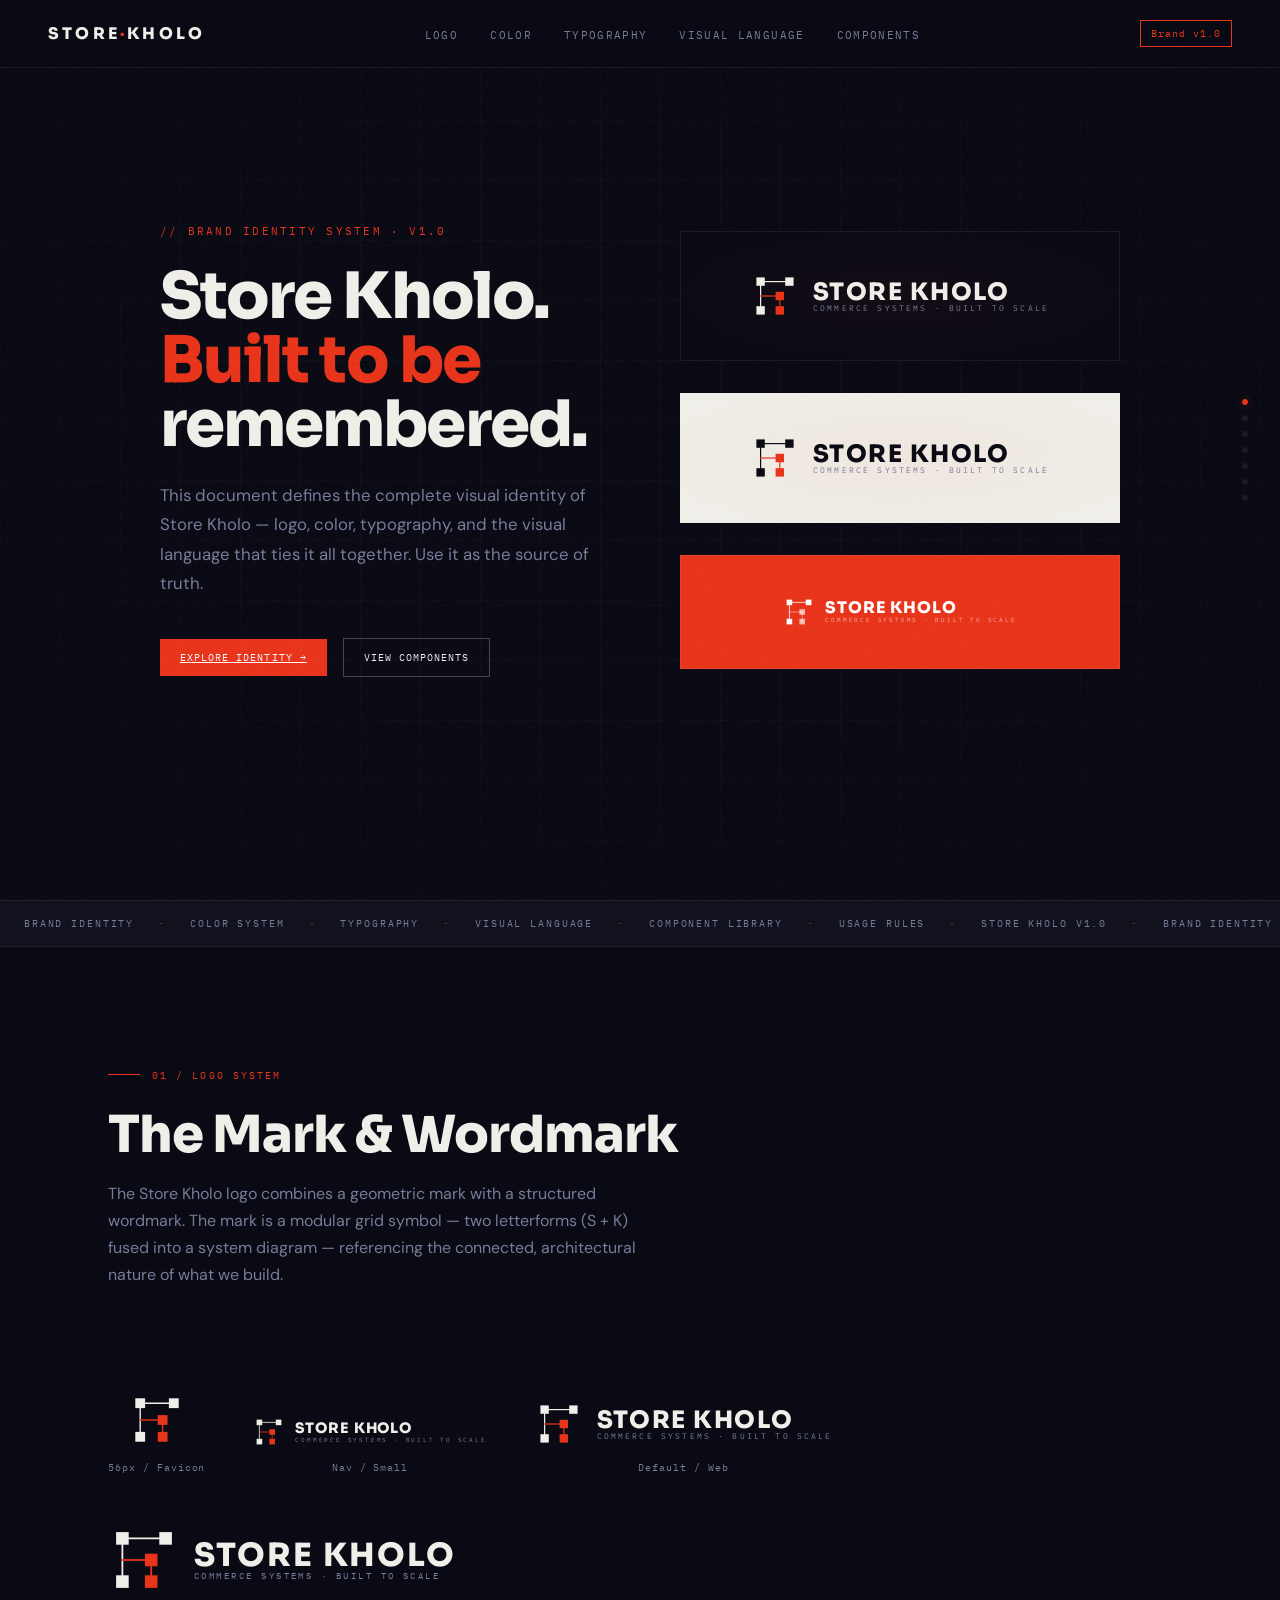
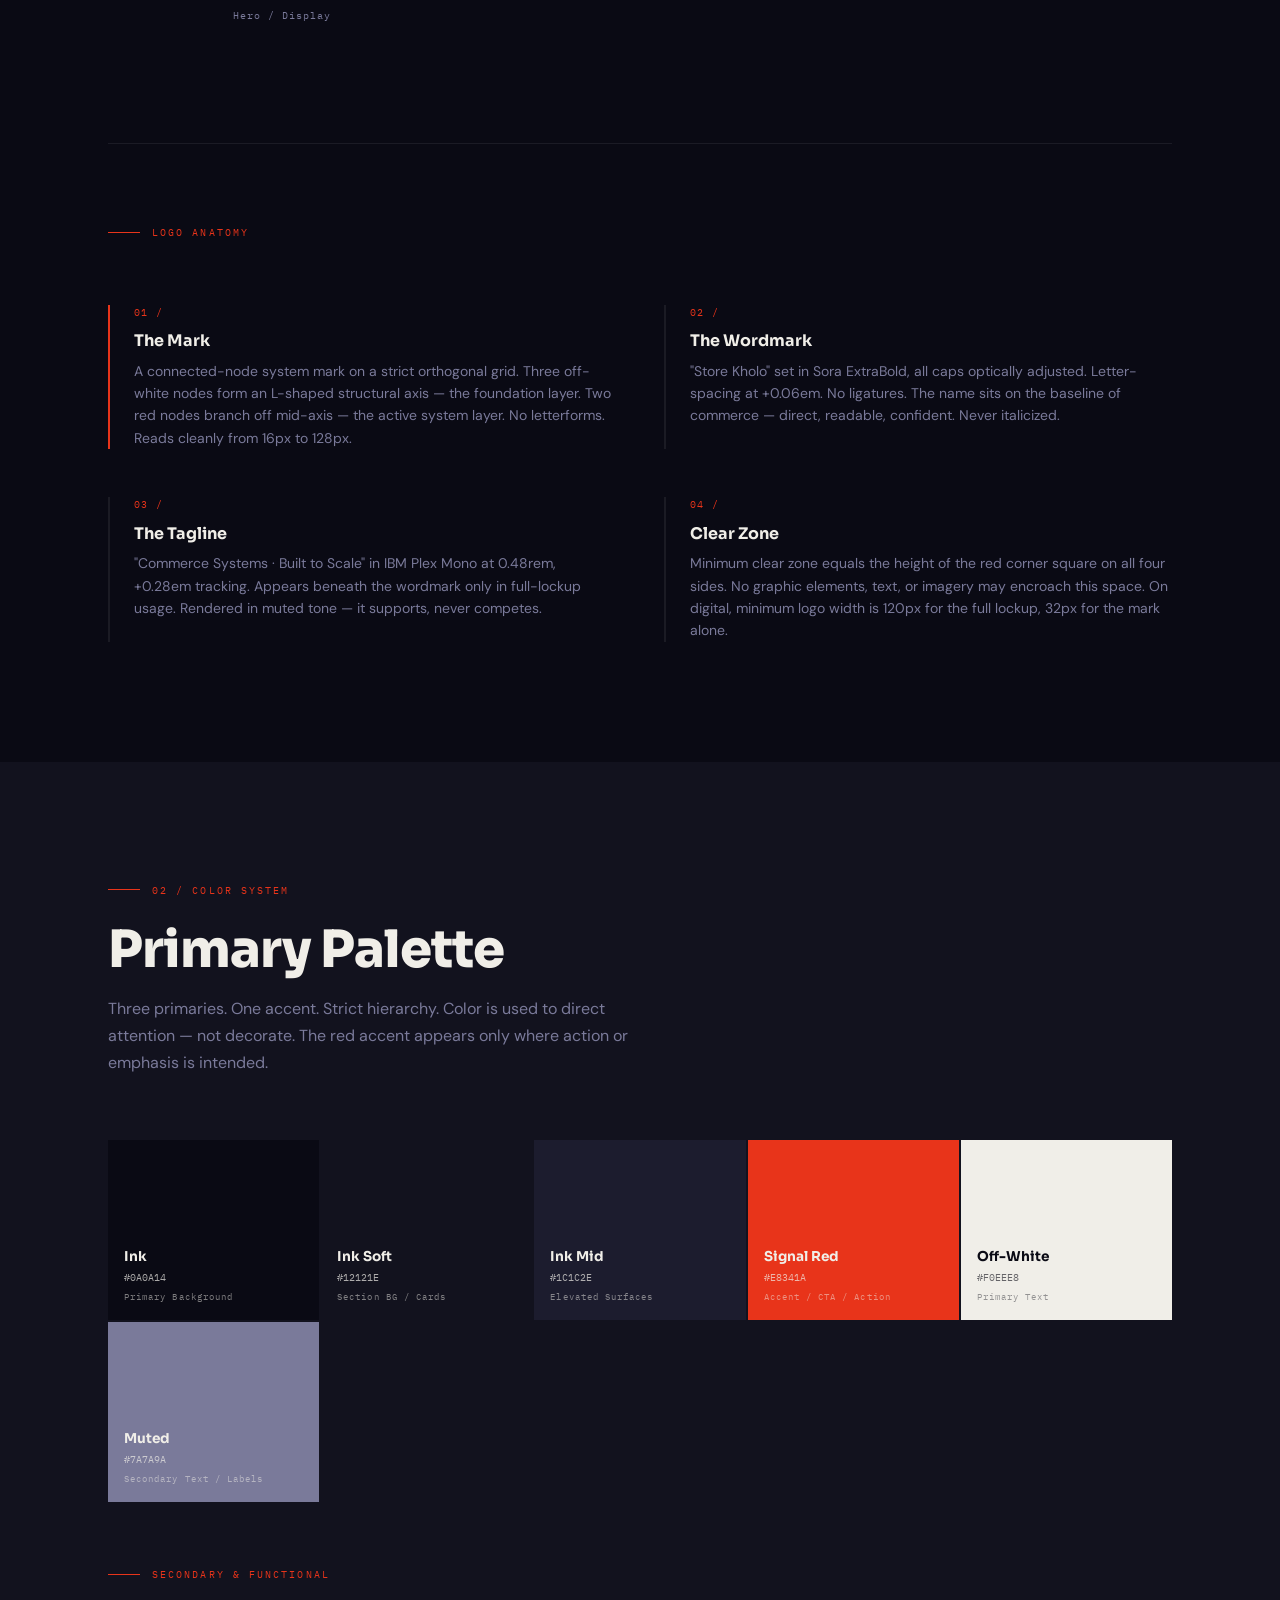
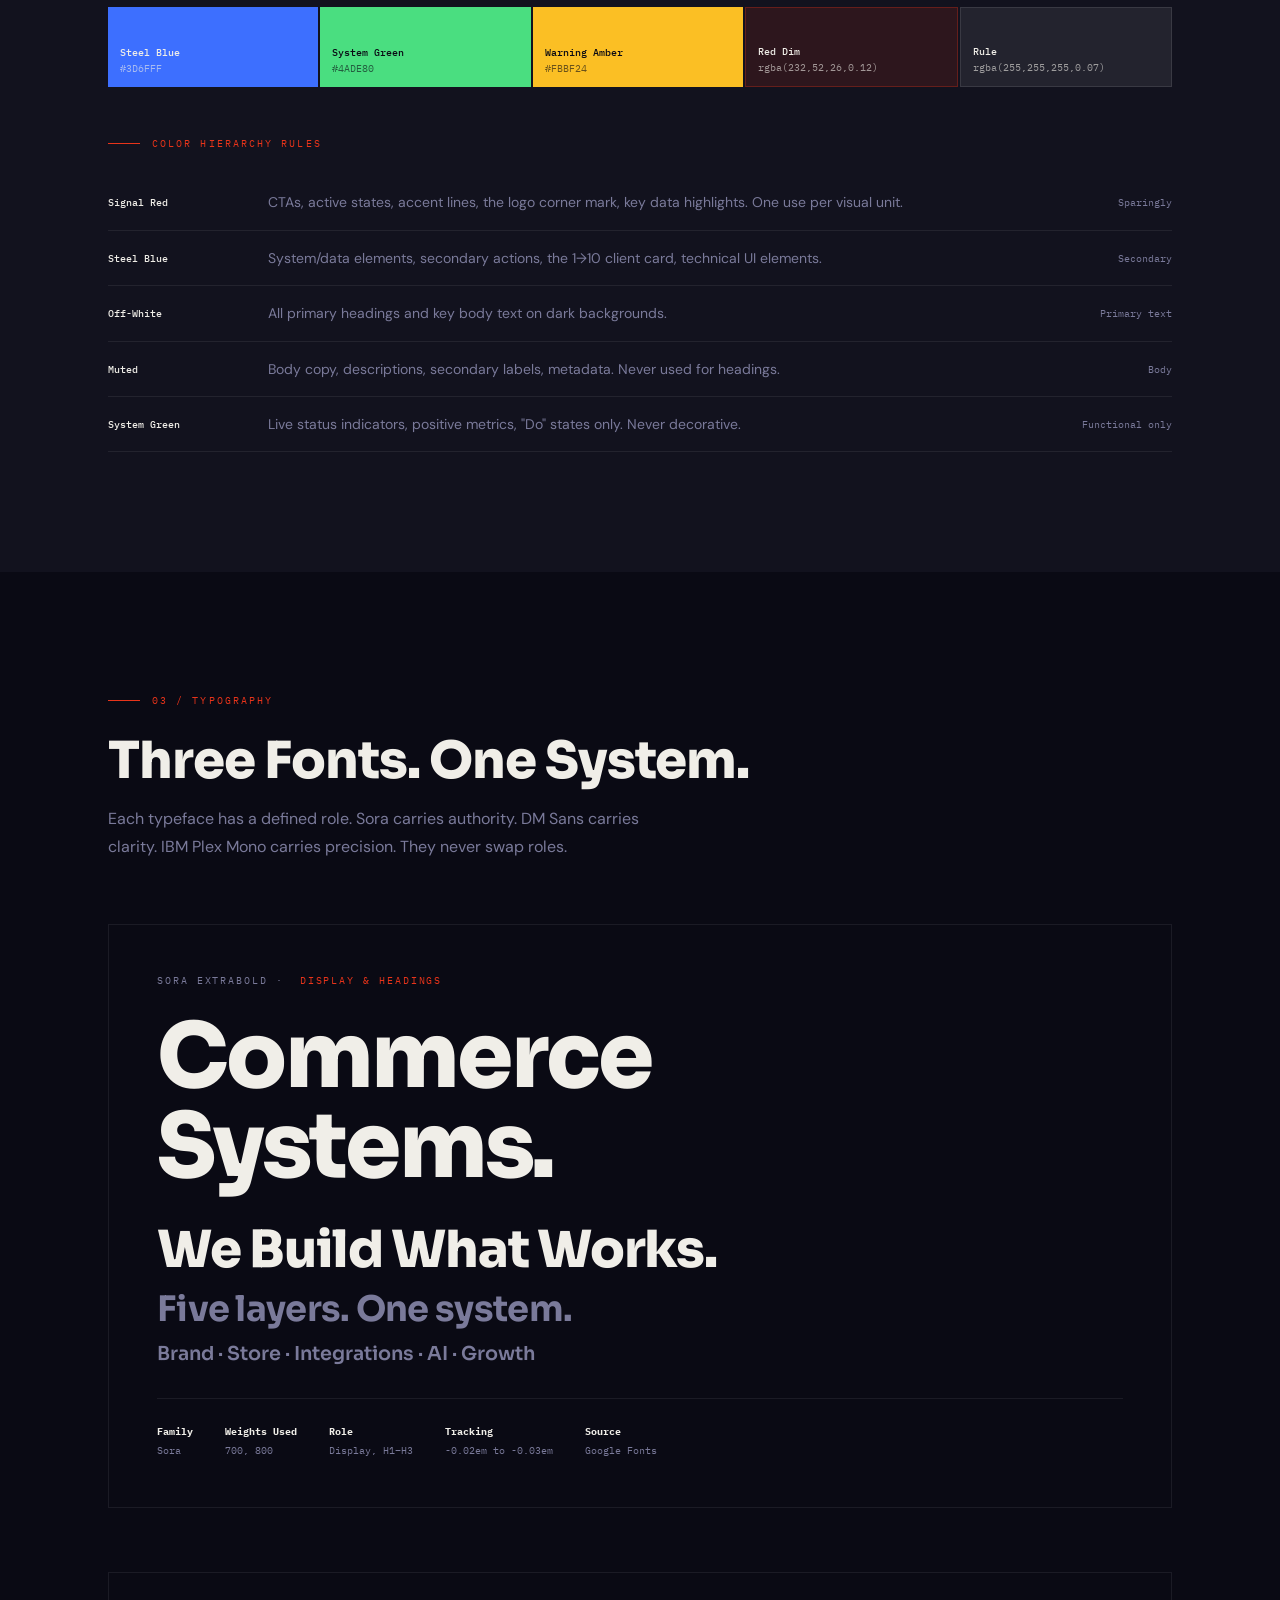
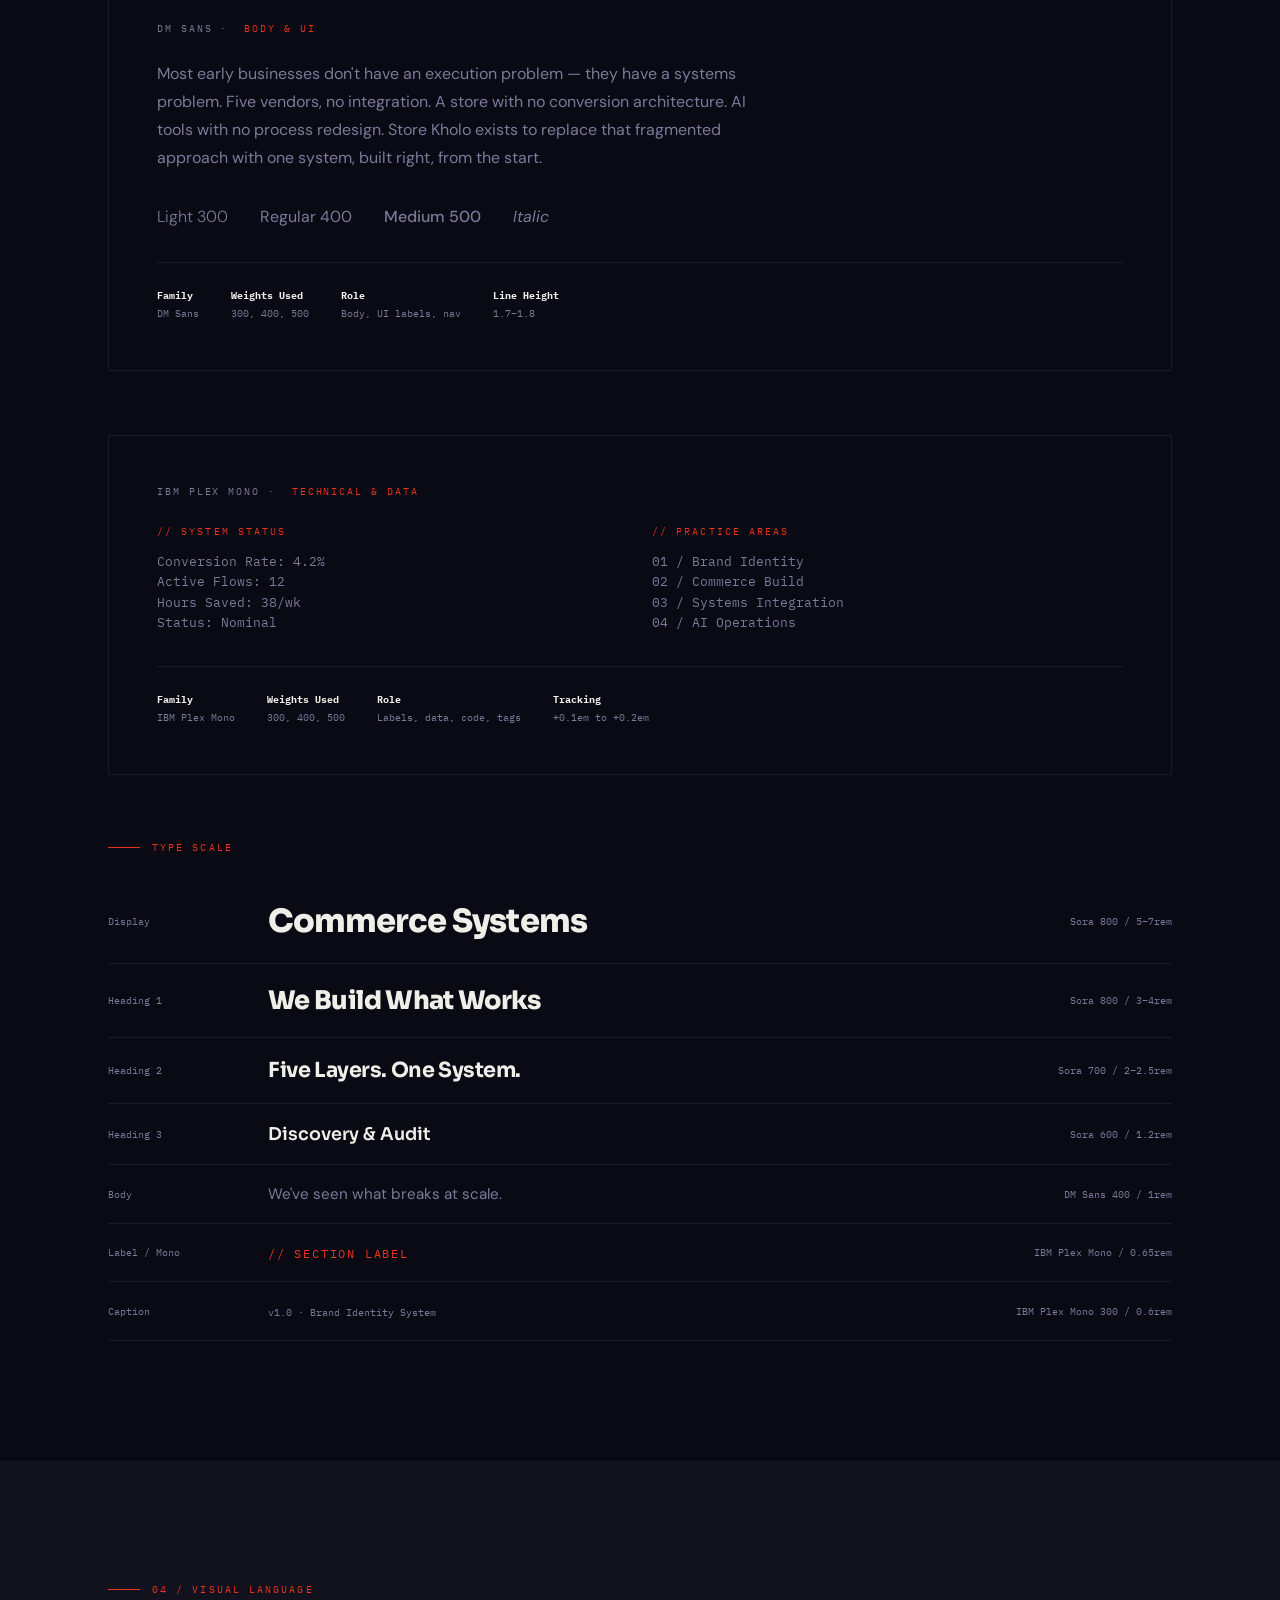
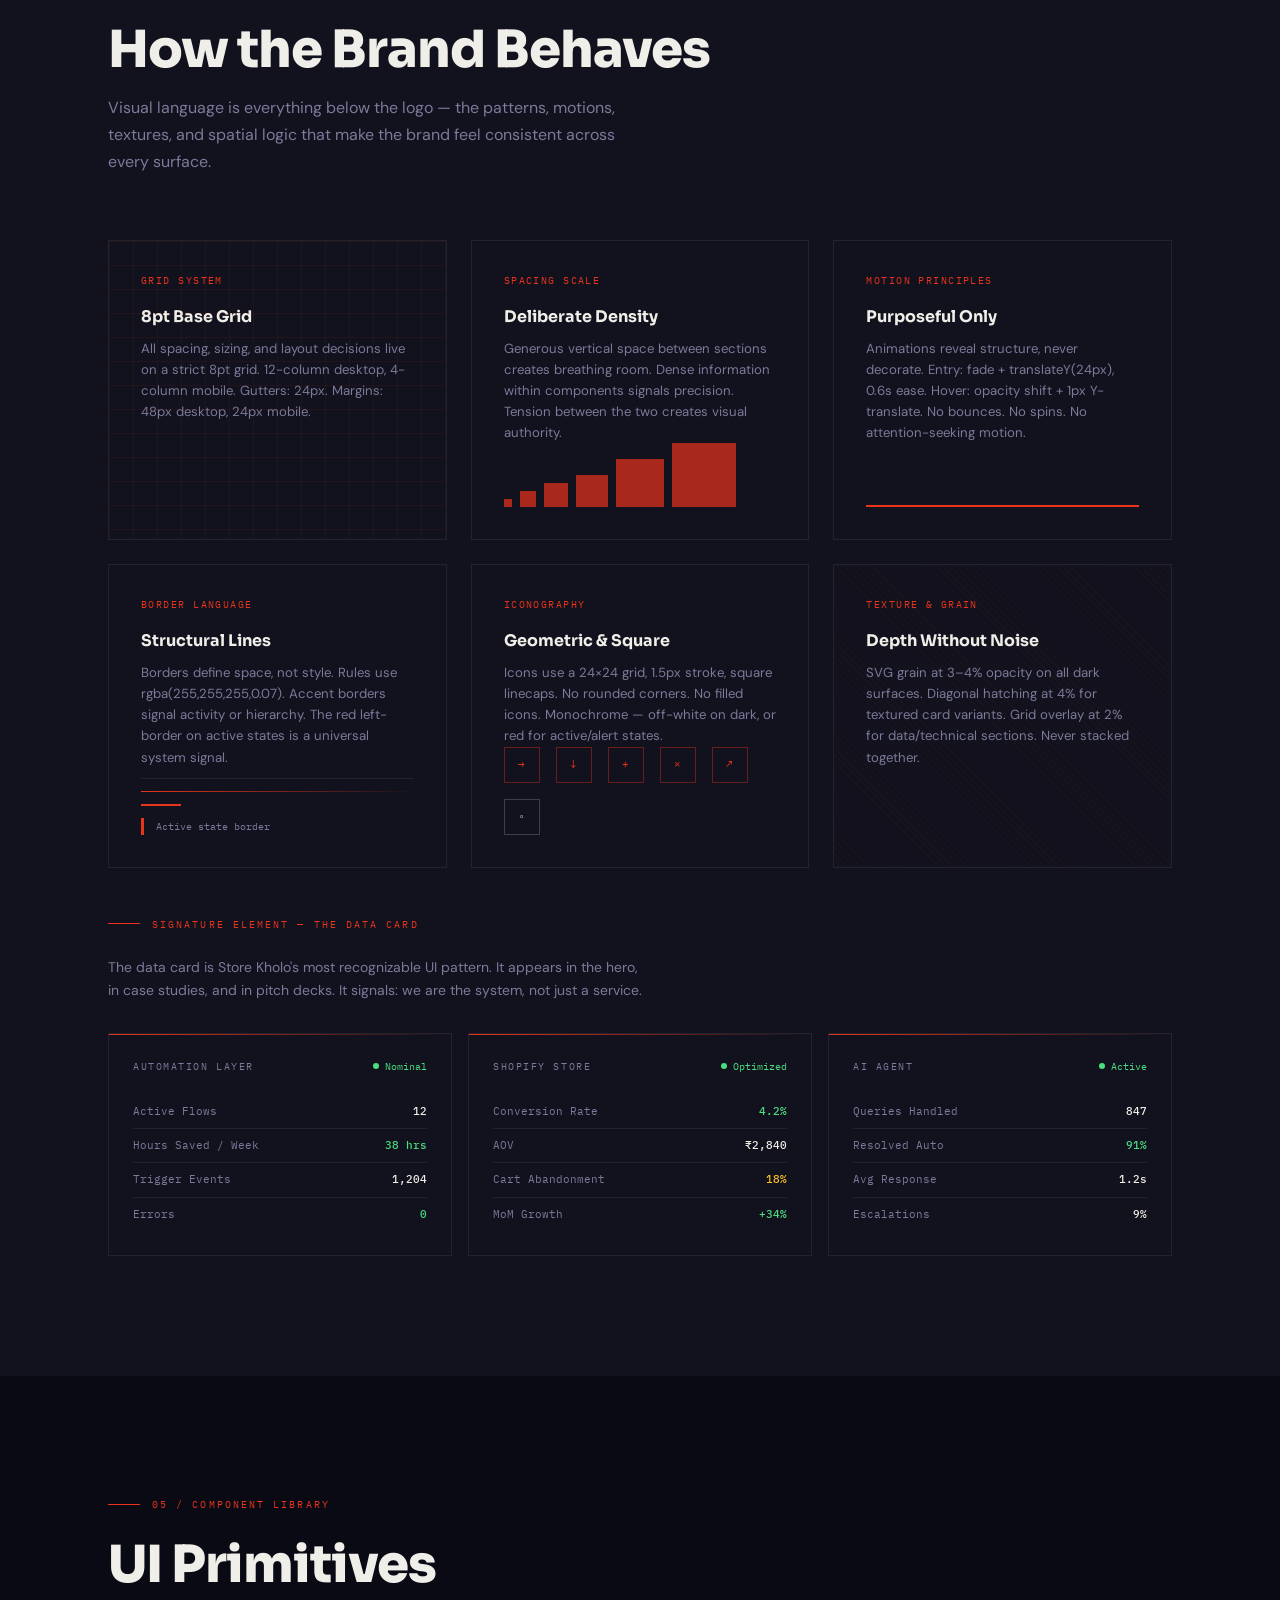
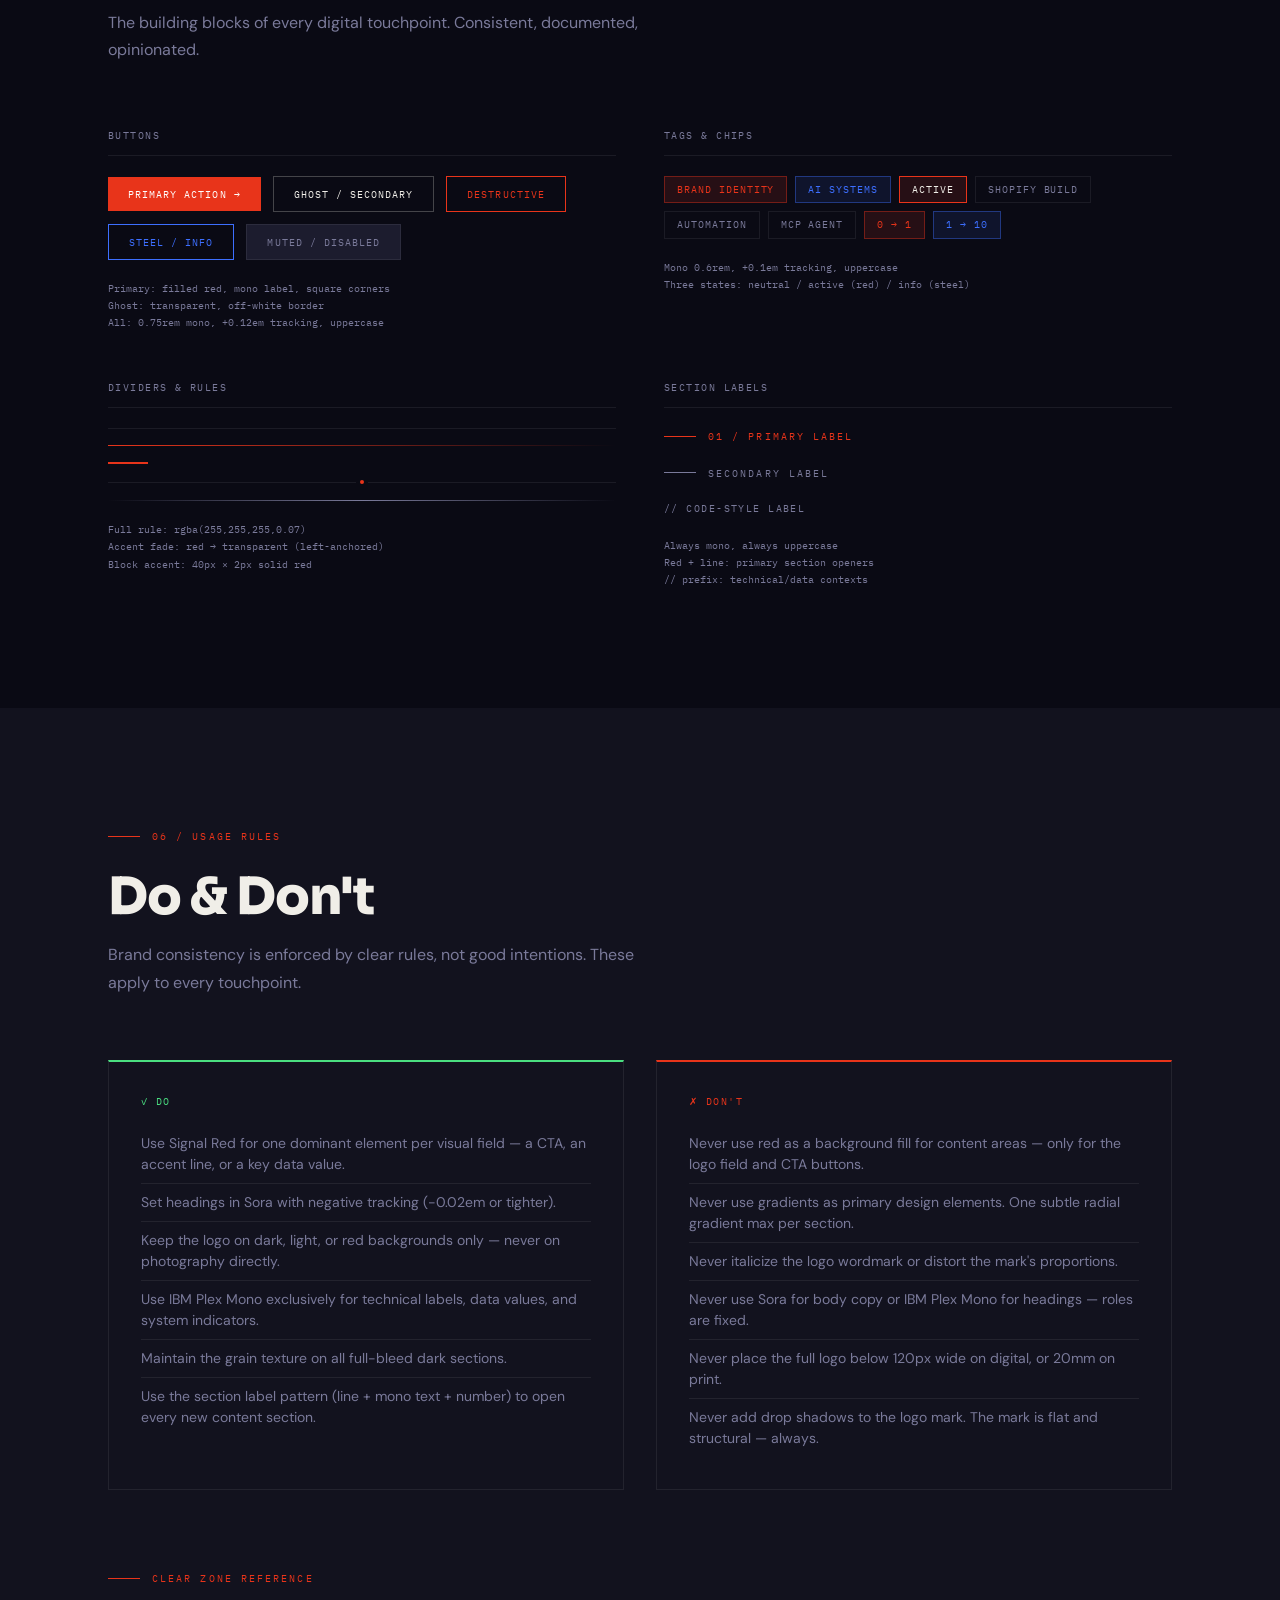
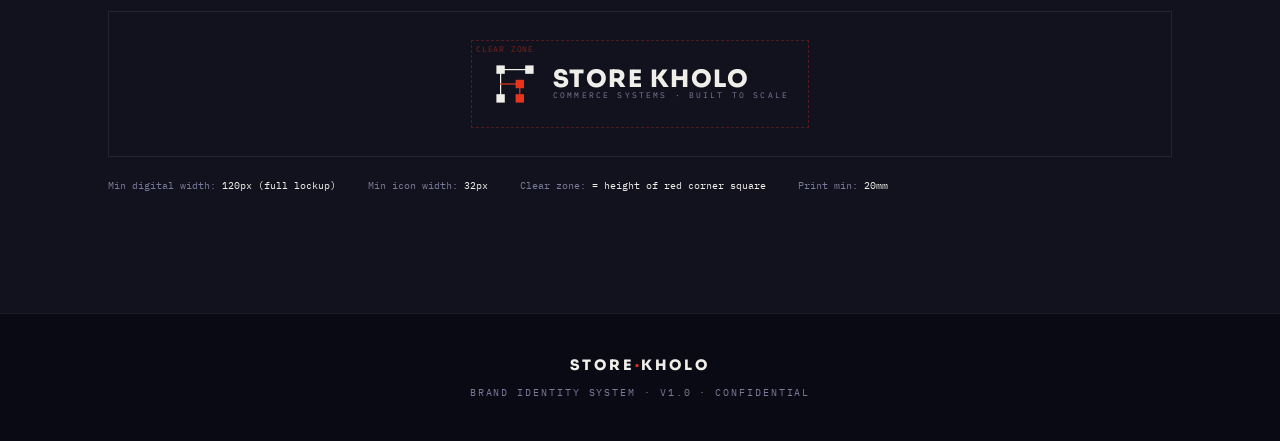
<file: brand/index.html>
<!DOCTYPE html>
<html lang="en">
<head>
<meta charset="UTF-8">
<meta name="viewport" content="width=device-width, initial-scale=1.0">
<title>Store Kholo — Brand Identity System</title>
<link rel="preconnect" href="https://fonts.googleapis.com">
<link rel="preconnect" href="https://fonts.gstatic.com" crossorigin>
<link href="https://fonts.googleapis.com/css2?family=Sora:wght@300;400;600;700;800&family=IBM+Plex+Mono:wght@300;400;500&family=DM+Sans:ital,wght@0,300;0,400;0,500;1,300&display=swap" rel="stylesheet">
<style>
  *, *::before, *::after { box-sizing: border-box; margin: 0; padding: 0; }

  :root {
    --ink:       #0A0A14;
    --ink-soft:  #12121E;
    --ink-mid:   #1C1C2E;
    --red:       #E8341A;
    --red-dim:   rgba(232,52,26,0.12);
    --red-glow:  rgba(232,52,26,0.35);
    --steel:     #3D6FFF;
    --steel-dim: rgba(61,111,255,0.10);
    --off-white: #F0EEE8;
    --muted:     #7A7A9A;
    --rule:      rgba(255,255,255,0.07);
    --mono:      'IBM Plex Mono', monospace;
    --display:   'Sora', sans-serif;
    --body:      'DM Sans', sans-serif;
  }

  html { scroll-behavior: smooth; }

  body {
    background: var(--ink);
    color: var(--off-white);
    font-family: var(--body);
    font-size: 16px;
    line-height: 1.6;
    overflow-x: hidden;
  }

  /* ── GRAIN ── */
  body::before {
    content:''; position:fixed; inset:0; pointer-events:none; z-index:999;
    background-image: url("data:image/svg+xml,%3Csvg viewBox='0 0 256 256' xmlns='http://www.w3.org/2000/svg'%3E%3Cfilter id='noise'%3E%3CfeTurbulence type='fractalNoise' baseFrequency='0.9' numOctaves='4' stitchTiles='stitch'/%3E%3C/filter%3E%3Crect width='100%25' height='100%25' filter='url(%23noise)' opacity='0.035'/%3E%3C/svg%3E");
    opacity: 0.4;
  }

  /* ── NAV ── */
  nav {
    position: fixed; top:0; left:0; right:0; z-index:100;
    display:flex; align-items:center; justify-content:space-between;
    padding: 20px 48px;
    background: rgba(10,10,20,0.85);
    backdrop-filter: blur(16px);
    border-bottom: 1px solid var(--rule);
  }
  .nav-logo {
    font-family: var(--display); font-weight:800; font-size:1rem;
    letter-spacing:0.2em; text-transform:uppercase; color:var(--off-white);
  }
  .nav-logo span { color:var(--red); }
  .nav-links { display:flex; gap:32px; list-style:none; }
  .nav-links a {
    font-family: var(--mono); font-size:0.7rem; letter-spacing:0.12em;
    text-transform:uppercase; color:var(--muted); text-decoration:none;
    transition: color 0.2s;
  }
  .nav-links a:hover { color:var(--off-white); }
  .nav-tag {
    font-family:var(--mono); font-size:0.65rem; color:var(--red);
    border:1px solid var(--red); padding:4px 10px; letter-spacing:0.1em;
  }

  /* ── SECTIONS ── */
  section { padding: 120px 0; position:relative; }
  .container { max-width:1160px; margin:0 auto; padding:0 48px; }
  .section-label {
    font-family:var(--mono); font-size:0.65rem; letter-spacing:0.2em;
    color:var(--red); text-transform:uppercase; margin-bottom:24px;
    display:flex; align-items:center; gap:12px;
  }
  .section-label::before {
    content:''; display:block; width:32px; height:1px; background:var(--red);
  }
  .section-title {
    font-family:var(--display); font-weight:800; font-size:clamp(2rem,4vw,3.2rem);
    line-height:1.1; margin-bottom:16px; letter-spacing:-0.02em;
  }
  .section-sub {
    font-family:var(--body); font-size:1rem; color:var(--muted);
    max-width:540px; line-height:1.7; margin-bottom:64px;
  }
  .rule { width:100%; height:1px; background:var(--rule); margin: 80px 0; }

  /* ── HERO ── */
  #hero {
    min-height:100vh; display:flex; align-items:center;
    padding-top:120px; overflow:hidden; position:relative;
  }
  .hero-grid-bg {
    position:absolute; inset:0; pointer-events:none;
    background-image:
      linear-gradient(rgba(255,255,255,0.025) 1px, transparent 1px),
      linear-gradient(90deg, rgba(255,255,255,0.025) 1px, transparent 1px);
    background-size: 60px 60px;
    mask-image: radial-gradient(ellipse 80% 80% at 50% 50%, black 40%, transparent 100%);
  }
  .hero-inner { display:grid; grid-template-columns:1fr 1fr; gap:80px; align-items:center; }
  .hero-eyebrow {
    font-family:var(--mono); font-size:0.7rem; letter-spacing:0.2em;
    color:var(--red); text-transform:uppercase; margin-bottom:24px;
  }
  .hero-h1 {
    font-family:var(--display); font-weight:800;
    font-size:clamp(2.8rem,5vw,4.5rem); line-height:1.0;
    letter-spacing:-0.03em; margin-bottom:24px;
  }
  .hero-h1 em { color:var(--red); font-style:normal; }
  .hero-body { font-size:1.05rem; color:var(--muted); line-height:1.75; margin-bottom:40px; max-width:440px; }
  .btn-row { display:flex; gap:16px; align-items:center; flex-wrap:wrap; }
  .btn-primary {
    font-family:var(--mono); font-size:0.75rem; letter-spacing:0.12em;
    text-transform:uppercase; padding:14px 28px;
    background:var(--red); color:white; border:none; cursor:pointer;
    transition: opacity 0.2s, transform 0.2s;
  }
  .btn-primary:hover { opacity:0.85; transform:translateY(-1px); }
  .btn-ghost {
    font-family:var(--mono); font-size:0.75rem; letter-spacing:0.12em;
    text-transform:uppercase; padding:13px 28px;
    background:transparent; color:var(--off-white);
    border:1px solid rgba(240,238,232,0.25); cursor:pointer;
    transition: border-color 0.2s, color 0.2s;
    text-decoration:none; display:inline-block;
  }
  .btn-ghost:hover { border-color:var(--off-white); }

  /* Logo showcase */
  .logo-showcase {
    display:flex; flex-direction:column; gap:32px; align-items:flex-end;
  }
  .logo-card {
    padding:40px 48px; border:1px solid var(--rule);
    display:flex; align-items:center; justify-content:center;
    position:relative; overflow:hidden; transition:border-color 0.3s;
    width:100%;
  }
  .logo-card::before {
    content:''; position:absolute; inset:0;
    background: radial-gradient(ellipse 60% 60% at 50% 50%, rgba(232,52,26,0.04), transparent);
  }
  .logo-card:hover { border-color:rgba(232,52,26,0.3); }
  .logo-card.dark { background:var(--ink); }
  .logo-card.light { background:#F0EEE8; }
  .logo-card.red-bg { background:var(--red); }

  /* ── THE LOGO ── */
  .sk-logo {
    display:flex; align-items:center; gap:0; position:relative;
  }
  .sk-mark {
    width:48px; height:48px; position:relative; margin-right:14px; flex-shrink:0;
  }
  .sk-mark svg { width:100%; height:100%; }
  .sk-wordmark { display:flex; flex-direction:column; gap:1px; }
  .sk-name {
    font-family:var(--display); font-weight:800; font-size:1.5rem;
    letter-spacing:0.06em; text-transform:uppercase; line-height:1;
  }
  .sk-tagline {
    font-family:var(--mono); font-size:0.48rem; letter-spacing:0.28em;
    text-transform:uppercase; color:var(--muted); line-height:1;
  }

  /* logo on light */
  .logo-card.light .sk-name { color:#0A0A14; }
  .logo-card.light .sk-tagline { color:#7A7A9A; }
  .logo-card.red-bg .sk-tagline { color:rgba(255,255,255,0.6); }

  /* small variant */
  .sk-logo.sm .sk-mark { width:32px; height:32px; margin-right:10px; }
  .sk-logo.sm .sk-name { font-size:1rem; }
  .sk-logo.sm .sk-tagline { font-size:0.4rem; }

  /* icon only */
  .sk-logo.icon-only .sk-wordmark { display:none; }
  .sk-logo.icon-only .sk-mark { margin-right:0; width:56px; height:56px; }

  /* ── LOGO ANATOMY ── */
  .anatomy-grid {
    display:grid; grid-template-columns:1fr 1fr; gap:48px; margin-top:64px;
  }
  .anatomy-item { border-left:2px solid var(--rule); padding-left:24px; }
  .anatomy-item.active { border-left-color:var(--red); }
  .anatomy-num {
    font-family:var(--mono); font-size:0.6rem; color:var(--red);
    letter-spacing:0.15em; margin-bottom:8px;
  }
  .anatomy-label {
    font-family:var(--display); font-weight:700; font-size:1rem; margin-bottom:6px;
  }
  .anatomy-desc { font-size:0.875rem; color:var(--muted); line-height:1.6; }

  /* ── COLOR SYSTEM ── */
  .color-grid {
    display:grid; grid-template-columns:repeat(auto-fit, minmax(200px,1fr));
    gap:2px; margin-bottom:48px;
  }
  .color-swatch {
    height:180px; position:relative; overflow:hidden; cursor:pointer;
    transition:transform 0.2s;
  }
  .color-swatch:hover { transform:scale(1.02); z-index:2; }
  .swatch-inner {
    position:absolute; inset:0; display:flex; flex-direction:column;
    justify-content:flex-end; padding:16px;
  }
  .swatch-name {
    font-family:var(--display); font-weight:700; font-size:0.85rem;
    margin-bottom:2px;
  }
  .swatch-hex { font-family:var(--mono); font-size:0.65rem; opacity:0.7; }
  .swatch-role { font-family:var(--mono); font-size:0.55rem; letter-spacing:0.12em; opacity:0.5; margin-top:4px; }

  /* secondary palette row */
  .color-row { display:flex; gap:2px; margin-bottom:48px; }
  .color-chip {
    flex:1; height:80px; display:flex; flex-direction:column;
    justify-content:flex-end; padding:10px 12px;
    font-family:var(--mono); font-size:0.6rem;
  }
  .chip-name { font-weight:500; margin-bottom:1px; }
  .chip-hex { opacity:0.6; }

  /* ── TYPOGRAPHY ── */
  .type-specimen { margin-bottom:64px; border:1px solid var(--rule); padding:48px; }
  .type-label {
    font-family:var(--mono); font-size:0.6rem; letter-spacing:0.2em;
    color:var(--muted); text-transform:uppercase; margin-bottom:24px;
    display:flex; gap:16px;
  }
  .type-label span { color:var(--red); }
  .type-showcase { margin-bottom:32px; }
  .type-meta {
    display:flex; gap:32px; flex-wrap:wrap; padding-top:24px;
    border-top:1px solid var(--rule); margin-top:32px;
  }
  .type-meta-item { font-family:var(--mono); font-size:0.65rem; }
  .type-meta-item strong { color:var(--off-white); display:block; margin-bottom:2px; }
  .type-meta-item span { color:var(--muted); }

  .t-display { font-family:var(--display); font-weight:800; font-size:clamp(3rem,7vw,6rem); line-height:1.0; letter-spacing:-0.03em; }
  .t-h1 { font-family:var(--display); font-weight:800; font-size:clamp(2rem,4vw,3.5rem); line-height:1.05; letter-spacing:-0.025em; }
  .t-h2 { font-family:var(--display); font-weight:700; font-size:clamp(1.4rem,3vw,2.2rem); line-height:1.15; letter-spacing:-0.02em; }
  .t-h3 { font-family:var(--display); font-weight:600; font-size:1.2rem; line-height:1.3; }
  .t-body { font-family:var(--body); font-size:1rem; line-height:1.75; color:var(--muted); max-width:600px; }
  .t-mono { font-family:var(--mono); font-size:0.8rem; line-height:1.6; color:var(--muted); }
  .t-label { font-family:var(--mono); font-size:0.65rem; letter-spacing:0.2em; text-transform:uppercase; color:var(--red); }

  /* scale table */
  .type-scale { width:100%; border-collapse:collapse; }
  .type-scale tr { border-bottom:1px solid var(--rule); }
  .type-scale td { padding:16px 0; vertical-align:middle; }
  .type-scale td:first-child { font-family:var(--mono); font-size:0.65rem; color:var(--muted); width:160px; }
  .type-scale td:last-child { font-family:var(--mono); font-size:0.65rem; color:var(--muted); text-align:right; }

  /* ── VISUAL LANGUAGE ── */
  .vl-grid { display:grid; grid-template-columns:repeat(3,1fr); gap:24px; margin-bottom:48px; }
  .vl-card {
    border:1px solid var(--rule); padding:32px; min-height:200px;
    display:flex; flex-direction:column; position:relative; overflow:hidden;
    transition:border-color 0.3s;
  }
  .vl-card:hover { border-color:rgba(232,52,26,0.3); }
  .vl-card-label {
    font-family:var(--mono); font-size:0.6rem; letter-spacing:0.15em;
    color:var(--red); text-transform:uppercase; margin-bottom:16px;
  }
  .vl-card-title { font-family:var(--display); font-weight:700; font-size:1rem; margin-bottom:8px; }
  .vl-card-desc { font-size:0.825rem; color:var(--muted); line-height:1.6; }

  /* grid demo */
  .grid-demo {
    position:absolute; inset:0; pointer-events:none; opacity:0.15;
    background-image:
      linear-gradient(rgba(232,52,26,0.5) 1px, transparent 1px),
      linear-gradient(90deg, rgba(232,52,26,0.5) 1px, transparent 1px);
    background-size:24px 24px;
  }

  /* spacing demo */
  .spacing-row { display:flex; align-items:flex-end; gap:8px; margin-top:auto; }
  .spacing-block { background:var(--red); opacity:0.7; }

  /* motion demo */
  .motion-bar {
    height:2px; background:var(--red); margin-top:auto;
    animation: motion-sweep 2s ease-in-out infinite;
    transform-origin: left;
  }
  @keyframes motion-sweep {
    0%,100% { transform:scaleX(0.1); opacity:0.3; }
    50% { transform:scaleX(1); opacity:1; }
  }

  /* iconography demo */
  .icon-row { display:flex; gap:16px; margin-top:auto; flex-wrap:wrap; }
  .icon-box {
    width:36px; height:36px; border:1px solid rgba(232,52,26,0.4);
    display:flex; align-items:center; justify-content:center;
    font-family:var(--mono); font-size:0.7rem; color:var(--red);
  }

  /* texture demo */
  .texture-demo {
    position:absolute; inset:0; pointer-events:none;
    background: repeating-linear-gradient(
      45deg,
      transparent,
      transparent 4px,
      rgba(232,52,26,0.04) 4px,
      rgba(232,52,26,0.04) 5px
    );
  }

  /* border demo */
  .border-samples { display:flex; flex-direction:column; gap:12px; margin-top:auto; }
  .border-sample { height:1px; }

  /* ── DATA CARD DEMO ── */
  .data-card {
    border:1px solid var(--rule); padding:24px; background:var(--ink-soft);
    position:relative; overflow:hidden;
  }
  .data-card::before {
    content:''; position:absolute; top:0; left:0; right:0; height:1px;
    background:linear-gradient(90deg, var(--red), transparent);
  }
  .data-card-header {
    display:flex; justify-content:space-between; align-items:center;
    margin-bottom:20px;
  }
  .data-card-title { font-family:var(--mono); font-size:0.65rem; letter-spacing:0.15em; color:var(--muted); text-transform:uppercase; }
  .data-status { display:flex; align-items:center; gap:6px; font-family:var(--mono); font-size:0.6rem; color:#4ADE80; }
  .status-dot { width:6px; height:6px; border-radius:50%; background:#4ADE80; animation:pulse-dot 2s infinite; }
  @keyframes pulse-dot { 0%,100%{opacity:1;} 50%{opacity:0.3;} }
  .data-row { display:flex; justify-content:space-between; padding:8px 0; border-bottom:1px solid var(--rule); }
  .data-row:last-child { border-bottom:none; }
  .data-key { font-family:var(--mono); font-size:0.68rem; color:var(--muted); }
  .data-val { font-family:var(--mono); font-size:0.68rem; color:var(--off-white); font-weight:500; }
  .data-val.good { color:#4ADE80; }
  .data-val.warn { color:#FBBF24; }
  .data-val.red { color:var(--red); }

  /* ── COMPONENT LIBRARY ── */
  .component-grid { display:grid; grid-template-columns:1fr 1fr; gap:48px; }
  .component-block { }
  .component-label {
    font-family:var(--mono); font-size:0.6rem; letter-spacing:0.15em;
    color:var(--muted); text-transform:uppercase; margin-bottom:20px;
    padding-bottom:12px; border-bottom:1px solid var(--rule);
  }

  /* buttons */
  .btn-set { display:flex; flex-wrap:wrap; gap:12px; align-items:center; }
  .btn-sm { font-family:var(--mono); font-size:0.65rem; letter-spacing:0.1em; text-transform:uppercase; padding:10px 20px; }
  .btn-destructive { background:transparent; color:var(--red); border:1px solid var(--red); cursor:pointer; transition:all 0.2s; }
  .btn-destructive:hover { background:var(--red); color:white; }
  .btn-steel { background:transparent; color:var(--steel); border:1px solid var(--steel); cursor:pointer; font-family:var(--mono); font-size:0.65rem; letter-spacing:0.1em; text-transform:uppercase; padding:10px 20px; transition:all 0.2s; }
  .btn-steel:hover { background:var(--steel); color:white; }
  .btn-muted { background:var(--ink-mid); color:var(--muted); border:1px solid var(--rule); cursor:pointer; font-family:var(--mono); font-size:0.65rem; letter-spacing:0.1em; text-transform:uppercase; padding:10px 20px; transition:all 0.2s; }
  .btn-muted:hover { color:var(--off-white); }

  /* tags/chips */
  .tag-set { display:flex; flex-wrap:wrap; gap:8px; }
  .tag {
    font-family:var(--mono); font-size:0.6rem; letter-spacing:0.1em;
    text-transform:uppercase; padding:5px 12px;
    border:1px solid var(--rule); color:var(--muted);
    transition:all 0.2s; cursor:default;
  }
  .tag.red { border-color:rgba(232,52,26,0.4); color:var(--red); background:var(--red-dim); }
  .tag.steel { border-color:rgba(61,111,255,0.4); color:var(--steel); background:var(--steel-dim); }
  .tag.active { border-color:var(--red); color:var(--off-white); background:var(--red-dim); }

  /* dividers */
  .divider-set { display:flex; flex-direction:column; gap:16px; }
  .div-full { height:1px; background:var(--rule); }
  .div-red { height:1px; background:linear-gradient(90deg,var(--red),transparent); }
  .div-accent { height:2px; background:var(--red); width:40px; }
  .div-dot { display:flex; gap:4px; align-items:center; }
  .div-dot::before,.div-dot::after { content:''; flex:1; height:1px; background:var(--rule); }
  .div-dot span { width:4px; height:4px; border-radius:50%; background:var(--red); }

  /* marquee */
  .marquee-wrap {
    overflow:hidden; border-top:1px solid var(--rule); border-bottom:1px solid var(--rule);
    padding:14px 0; background:var(--ink-soft);
  }
  .marquee-track {
    display:flex; gap:0; white-space:nowrap;
    animation:marquee 30s linear infinite;
  }
  .marquee-track span {
    font-family:var(--mono); font-size:0.65rem; letter-spacing:0.18em;
    color:var(--muted); text-transform:uppercase; padding:0 24px;
  }
  .marquee-track span.dot { color:var(--red); padding:0; }
  @keyframes marquee { from{transform:translateX(0)} to{transform:translateX(-50%)} }

  /* ── USAGE RULES ── */
  .rules-grid { display:grid; grid-template-columns:1fr 1fr; gap:32px; }
  .rule-card { padding:32px; border:1px solid var(--rule); }
  .rule-card.do { border-top:2px solid #4ADE80; }
  .rule-card.dont { border-top:2px solid var(--red); }
  .rule-card-label {
    font-family:var(--mono); font-size:0.6rem; letter-spacing:0.15em; margin-bottom:16px;
  }
  .rule-card.do .rule-card-label { color:#4ADE80; }
  .rule-card.dont .rule-card-label { color:var(--red); }
  .rule-item { font-size:0.875rem; color:var(--muted); padding:8px 0; border-bottom:1px solid var(--rule); line-height:1.5; }
  .rule-item:last-child { border:none; }

  /* ── CLEAR ZONE / SIZING ── */
  .logo-sizes { display:flex; align-items:flex-end; gap:48px; flex-wrap:wrap; padding:40px 0; }
  .size-demo { display:flex; flex-direction:column; align-items:center; gap:12px; }
  .size-label { font-family:var(--mono); font-size:0.6rem; color:var(--muted); letter-spacing:0.1em; }

  /* ── FOOTER ── */
  footer {
    border-top:1px solid var(--rule); padding:40px 0; text-align:center;
  }
  .footer-logo { font-family:var(--display); font-weight:800; font-size:0.9rem; letter-spacing:0.2em; text-transform:uppercase; margin-bottom:8px; }
  .footer-logo span { color:var(--red); }
  .footer-sub { font-family:var(--mono); font-size:0.6rem; letter-spacing:0.2em; color:var(--muted); text-transform:uppercase; }

  /* ── SCROLL REVEAL ── */
  .reveal { opacity:0; transform:translateY(24px); transition:opacity 0.6s ease, transform 0.6s ease; }
  .reveal.visible { opacity:1; transform:translateY(0); }

  /* ── RESPONSIVE ── */
  @media(max-width:900px) {
    nav { padding:16px 24px; }
    .nav-links { display:none; }
    .container { padding:0 24px; }
    .hero-inner { grid-template-columns:1fr; }
    .logo-showcase { align-items:stretch; }
    .anatomy-grid { grid-template-columns:1fr; }
    .vl-grid { grid-template-columns:1fr 1fr; }
    .component-grid { grid-template-columns:1fr; }
    .rules-grid { grid-template-columns:1fr; }
    section { padding:80px 0; }
  }
  @media(max-width:580px) {
    .vl-grid { grid-template-columns:1fr; }
    .color-grid { grid-template-columns:1fr 1fr; }
  }

  /* section scroll highlight */
  .toc-rail {
    position:fixed; right:32px; top:50%; transform:translateY(-50%);
    display:flex; flex-direction:column; gap:10px; z-index:50;
  }
  .toc-dot {
    width:6px; height:6px; border-radius:50%; background:var(--rule);
    transition:all 0.3s; cursor:pointer; border:1px solid transparent;
  }
  .toc-dot.active { background:var(--red); border-color:var(--red); box-shadow:0 0 8px var(--red-glow); }
  @media(max-width:900px) { .toc-rail { display:none; } }
</style>
</head>
<body>

<!-- NAV -->
<nav>
  <div class="nav-logo">Store<span>·</span>Kholo</div>
  <ul class="nav-links">
    <li><a href="#logo">Logo</a></li>
    <li><a href="#color">Color</a></li>
    <li><a href="#type">Typography</a></li>
    <li><a href="#visual">Visual Language</a></li>
    <li><a href="#components">Components</a></li>
  </ul>
  <div class="nav-tag">Brand v1.0</div>
</nav>

<!-- TOC RAIL -->
<div class="toc-rail">
  <div class="toc-dot active" data-section="hero" title="Overview"></div>
  <div class="toc-dot" data-section="logo" title="Logo"></div>
  <div class="toc-dot" data-section="color" title="Color"></div>
  <div class="toc-dot" data-section="type" title="Typography"></div>
  <div class="toc-dot" data-section="visual" title="Visual Language"></div>
  <div class="toc-dot" data-section="components" title="Components"></div>
  <div class="toc-dot" data-section="usage" title="Usage Rules"></div>
</div>

<!-- HERO -->
<section id="hero">
  <div class="hero-grid-bg"></div>
  <div class="container">
    <div class="hero-inner">
      <div>
        <div class="hero-eyebrow">// Brand Identity System · v1.0</div>
        <h1 class="hero-h1">Store Kholo.<br><em>Built to be</em><br>remembered.</h1>
        <p class="hero-body">This document defines the complete visual identity of Store Kholo — logo, color, typography, and the visual language that ties it all together. Use it as the source of truth.</p>
        <div class="btn-row">
          <a href="#logo" class="btn-primary btn-sm">Explore Identity →</a>
          <a href="#components" class="btn-ghost btn-sm">View Components</a>
        </div>
      </div>
      <div class="logo-showcase">
        <!-- Dark version -->
        <div class="logo-card dark">
          <div class="sk-logo">
            <div class="sk-mark">
              <svg viewBox="0 0 80 80" fill="none" xmlns="http://www.w3.org/2000/svg">
                <line x1="16" y1="64" x2="16" y2="16" stroke="#F0EEE8" stroke-width="2" stroke-linecap="square"/>
                <line x1="16" y1="16" x2="64" y2="16" stroke="#F0EEE8" stroke-width="2" stroke-linecap="square"/>
                <line x1="16" y1="40" x2="48" y2="40" stroke="#E8341A" stroke-width="2" stroke-linecap="square"/>
                <line x1="48" y1="40" x2="48" y2="64" stroke="#E8341A" stroke-width="2" stroke-linecap="square"/>
                <rect x="9" y="9" width="14" height="14" fill="#F0EEE8"/>
                <rect x="57" y="9" width="14" height="14" fill="#F0EEE8"/>
                <rect x="9" y="57" width="14" height="14" fill="#F0EEE8"/>
                <rect x="41" y="33" width="14" height="14" fill="#E8341A"/>
                <rect x="41" y="57" width="14" height="14" fill="#E8341A"/>
              </svg>
            </div>
            <div class="sk-wordmark">
              <div class="sk-name">Store Kholo</div>
              <div class="sk-tagline">Commerce Systems · Built to Scale</div>
            </div>
          </div>
        </div>
        <!-- Light version -->
        <div class="logo-card light">
          <div class="sk-logo">
            <div class="sk-mark">
              <svg viewBox="0 0 80 80" fill="none" xmlns="http://www.w3.org/2000/svg">
                <line x1="16" y1="64" x2="16" y2="16" stroke="#0A0A14" stroke-width="2" stroke-linecap="square"/>
                <line x1="16" y1="16" x2="64" y2="16" stroke="#0A0A14" stroke-width="2" stroke-linecap="square"/>
                <line x1="16" y1="40" x2="48" y2="40" stroke="#E8341A" stroke-width="2" stroke-linecap="square"/>
                <line x1="48" y1="40" x2="48" y2="64" stroke="#E8341A" stroke-width="2" stroke-linecap="square"/>
                <rect x="9" y="9" width="14" height="14" fill="#0A0A14"/>
                <rect x="57" y="9" width="14" height="14" fill="#0A0A14"/>
                <rect x="9" y="57" width="14" height="14" fill="#0A0A14"/>
                <rect x="41" y="33" width="14" height="14" fill="#E8341A"/>
                <rect x="41" y="57" width="14" height="14" fill="#E8341A"/>
              </svg>
            </div>
            <div class="sk-wordmark">
              <div class="sk-name">Store Kholo</div>
              <div class="sk-tagline">Commerce Systems · Built to Scale</div>
            </div>
          </div>
        </div>
        <!-- Red version -->
        <div class="logo-card red-bg">
          <div class="sk-logo sm">
            <div class="sk-mark">
              <svg viewBox="0 0 80 80" fill="none" xmlns="http://www.w3.org/2000/svg">
                <line x1="16" y1="64" x2="16" y2="16" stroke="white" stroke-width="2" stroke-linecap="square"/>
                <line x1="16" y1="16" x2="64" y2="16" stroke="white" stroke-width="2" stroke-linecap="square"/>
                <line x1="16" y1="40" x2="48" y2="40" stroke="rgba(255,255,255,0.55)" stroke-width="2" stroke-linecap="square"/>
                <line x1="48" y1="40" x2="48" y2="64" stroke="rgba(255,255,255,0.55)" stroke-width="2" stroke-linecap="square"/>
                <rect x="9" y="9" width="14" height="14" fill="white"/>
                <rect x="57" y="9" width="14" height="14" fill="white"/>
                <rect x="9" y="57" width="14" height="14" fill="white"/>
                <rect x="41" y="33" width="14" height="14" fill="rgba(255,255,255,0.65)"/>
                <rect x="41" y="57" width="14" height="14" fill="rgba(255,255,255,0.65)"/>
              </svg>
            </div>
            <div class="sk-wordmark">
              <div class="sk-name" style="color:white">Store Kholo</div>
              <div class="sk-tagline">Commerce Systems · Built to Scale</div>
            </div>
          </div>
        </div>
      </div>
    </div>
  </div>
</section>

<!-- MARQUEE -->
<div class="marquee-wrap">
  <div class="marquee-track">
    <span>Brand Identity</span><span class="dot">·</span>
    <span>Color System</span><span class="dot">·</span>
    <span>Typography</span><span class="dot">·</span>
    <span>Visual Language</span><span class="dot">·</span>
    <span>Component Library</span><span class="dot">·</span>
    <span>Usage Rules</span><span class="dot">·</span>
    <span>Store Kholo v1.0</span><span class="dot">·</span>
    <span>Brand Identity</span><span class="dot">·</span>
    <span>Color System</span><span class="dot">·</span>
    <span>Typography</span><span class="dot">·</span>
    <span>Visual Language</span><span class="dot">·</span>
    <span>Component Library</span><span class="dot">·</span>
    <span>Usage Rules</span><span class="dot">·</span>
    <span>Store Kholo v1.0</span><span class="dot">·</span>
  </div>
</div>

<!-- LOGO SYSTEM -->
<section id="logo">
  <div class="container">
    <div class="reveal">
      <div class="section-label">01 / Logo System</div>
      <h2 class="section-title">The Mark &amp; Wordmark</h2>
      <p class="section-sub">The Store Kholo logo combines a geometric mark with a structured wordmark. The mark is a modular grid symbol — two letterforms (S + K) fused into a system diagram — referencing the connected, architectural nature of what we build.</p>
    </div>

    <!-- Icon sizes -->
    <div class="reveal">
      <div class="logo-sizes">
        <div class="size-demo">
          <div class="sk-logo icon-only">
            <div class="sk-mark">
              <svg viewBox="0 0 80 80" fill="none"><line x1="16" y1="64" x2="16" y2="16" stroke="#F0EEE8" stroke-width="2" stroke-linecap="square"/><line x1="16" y1="16" x2="64" y2="16" stroke="#F0EEE8" stroke-width="2" stroke-linecap="square"/><line x1="16" y1="40" x2="48" y2="40" stroke="#E8341A" stroke-width="2" stroke-linecap="square"/><line x1="48" y1="40" x2="48" y2="64" stroke="#E8341A" stroke-width="2" stroke-linecap="square"/><rect x="9" y="9" width="14" height="14" fill="#F0EEE8"/><rect x="57" y="9" width="14" height="14" fill="#F0EEE8"/><rect x="9" y="57" width="14" height="14" fill="#F0EEE8"/><rect x="41" y="33" width="14" height="14" fill="#E8341A"/><rect x="41" y="57" width="14" height="14" fill="#E8341A"/></svg>
            </div>
          </div>
          <div class="size-label">56px / Favicon</div>
        </div>
        <div class="size-demo">
          <div class="sk-logo sm">
            <div class="sk-mark" style="width:32px;height:32px">
              <svg viewBox="0 0 80 80" fill="none"><line x1="16" y1="64" x2="16" y2="16" stroke="#F0EEE8" stroke-width="2" stroke-linecap="square"/><line x1="16" y1="16" x2="64" y2="16" stroke="#F0EEE8" stroke-width="2" stroke-linecap="square"/><line x1="16" y1="40" x2="48" y2="40" stroke="#E8341A" stroke-width="2" stroke-linecap="square"/><line x1="48" y1="40" x2="48" y2="64" stroke="#E8341A" stroke-width="2" stroke-linecap="square"/><rect x="9" y="9" width="14" height="14" fill="#F0EEE8"/><rect x="57" y="9" width="14" height="14" fill="#F0EEE8"/><rect x="9" y="57" width="14" height="14" fill="#F0EEE8"/><rect x="41" y="33" width="14" height="14" fill="#E8341A"/><rect x="41" y="57" width="14" height="14" fill="#E8341A"/></svg>
            </div>
            <div class="sk-wordmark">
              <div class="sk-name" style="font-size:0.9rem">Store Kholo</div>
              <div class="sk-tagline">Commerce Systems · Built to Scale</div>
            </div>
          </div>
          <div class="size-label">Nav / Small</div>
        </div>
        <div class="size-demo">
          <div class="sk-logo">
            <div class="sk-mark">
              <svg viewBox="0 0 80 80" fill="none"><line x1="16" y1="64" x2="16" y2="16" stroke="#F0EEE8" stroke-width="2" stroke-linecap="square"/><line x1="16" y1="16" x2="64" y2="16" stroke="#F0EEE8" stroke-width="2" stroke-linecap="square"/><line x1="16" y1="40" x2="48" y2="40" stroke="#E8341A" stroke-width="2" stroke-linecap="square"/><line x1="48" y1="40" x2="48" y2="64" stroke="#E8341A" stroke-width="2" stroke-linecap="square"/><rect x="9" y="9" width="14" height="14" fill="#F0EEE8"/><rect x="57" y="9" width="14" height="14" fill="#F0EEE8"/><rect x="9" y="57" width="14" height="14" fill="#F0EEE8"/><rect x="41" y="33" width="14" height="14" fill="#E8341A"/><rect x="41" y="57" width="14" height="14" fill="#E8341A"/></svg>
            </div>
            <div class="sk-wordmark">
              <div class="sk-name">Store Kholo</div>
              <div class="sk-tagline">Commerce Systems · Built to Scale</div>
            </div>
          </div>
          <div class="size-label">Default / Web</div>
        </div>
        <div class="size-demo">
          <div class="sk-logo">
            <div class="sk-mark" style="width:72px;height:72px">
              <svg viewBox="0 0 80 80" fill="none"><line x1="16" y1="64" x2="16" y2="16" stroke="#F0EEE8" stroke-width="2" stroke-linecap="square"/><line x1="16" y1="16" x2="64" y2="16" stroke="#F0EEE8" stroke-width="2" stroke-linecap="square"/><line x1="16" y1="40" x2="48" y2="40" stroke="#E8341A" stroke-width="2" stroke-linecap="square"/><line x1="48" y1="40" x2="48" y2="64" stroke="#E8341A" stroke-width="2" stroke-linecap="square"/><rect x="9" y="9" width="14" height="14" fill="#F0EEE8"/><rect x="57" y="9" width="14" height="14" fill="#F0EEE8"/><rect x="9" y="57" width="14" height="14" fill="#F0EEE8"/><rect x="41" y="33" width="14" height="14" fill="#E8341A"/><rect x="41" y="57" width="14" height="14" fill="#E8341A"/></svg>
            </div>
            <div class="sk-wordmark">
              <div class="sk-name" style="font-size:2rem">Store Kholo</div>
              <div class="sk-tagline" style="font-size:0.55rem">Commerce Systems · Built to Scale</div>
            </div>
          </div>
          <div class="size-label">Hero / Display</div>
        </div>
      </div>
    </div>

    <div class="rule"></div>

    <!-- Anatomy -->
    <div class="reveal">
      <div class="section-label">Logo Anatomy</div>
      <div class="anatomy-grid">
        <div class="anatomy-item active">
          <div class="anatomy-num">01 /</div>
          <div class="anatomy-label">The Mark</div>
          <div class="anatomy-desc">A connected-node system mark on a strict orthogonal grid. Three off-white nodes form an L-shaped structural axis — the foundation layer. Two red nodes branch off mid-axis — the active system layer. No letterforms. Reads cleanly from 16px to 128px.</div>
        </div>
        <div class="anatomy-item">
          <div class="anatomy-num">02 /</div>
          <div class="anatomy-label">The Wordmark</div>
          <div class="anatomy-desc">"Store Kholo" set in Sora ExtraBold, all caps optically adjusted. Letter-spacing at +0.06em. No ligatures. The name sits on the baseline of commerce — direct, readable, confident. Never italicized.</div>
        </div>
        <div class="anatomy-item">
          <div class="anatomy-num">03 /</div>
          <div class="anatomy-label">The Tagline</div>
          <div class="anatomy-desc">"Commerce Systems · Built to Scale" in IBM Plex Mono at 0.48rem, +0.28em tracking. Appears beneath the wordmark only in full-lockup usage. Rendered in muted tone — it supports, never competes.</div>
        </div>
        <div class="anatomy-item">
          <div class="anatomy-num">04 /</div>
          <div class="anatomy-label">Clear Zone</div>
          <div class="anatomy-desc">Minimum clear zone equals the height of the red corner square on all four sides. No graphic elements, text, or imagery may encroach this space. On digital, minimum logo width is 120px for the full lockup, 32px for the mark alone.</div>
        </div>
      </div>
    </div>
  </div>
</section>

<!-- COLOR SYSTEM -->
<section id="color" style="background:var(--ink-soft)">
  <div class="container">
    <div class="reveal">
      <div class="section-label">02 / Color System</div>
      <h2 class="section-title">Primary Palette</h2>
      <p class="section-sub">Three primaries. One accent. Strict hierarchy. Color is used to direct attention — not decorate. The red accent appears only where action or emphasis is intended.</p>
    </div>

    <div class="reveal">
      <div class="color-grid">
        <div class="color-swatch" style="background:#0A0A14">
          <div class="swatch-inner">
            <div class="swatch-name">Ink</div>
            <div class="swatch-hex">#0A0A14</div>
            <div class="swatch-role">Primary Background</div>
          </div>
        </div>
        <div class="color-swatch" style="background:#12121E">
          <div class="swatch-inner">
            <div class="swatch-name">Ink Soft</div>
            <div class="swatch-hex">#12121E</div>
            <div class="swatch-role">Section BG / Cards</div>
          </div>
        </div>
        <div class="color-swatch" style="background:#1C1C2E">
          <div class="swatch-inner">
            <div class="swatch-name">Ink Mid</div>
            <div class="swatch-hex">#1C1C2E</div>
            <div class="swatch-role">Elevated Surfaces</div>
          </div>
        </div>
        <div class="color-swatch" style="background:#E8341A">
          <div class="swatch-inner">
            <div class="swatch-name">Signal Red</div>
            <div class="swatch-hex">#E8341A</div>
            <div class="swatch-role">Accent / CTA / Action</div>
          </div>
        </div>
        <div class="color-swatch" style="background:#F0EEE8">
          <div class="swatch-inner" style="color:#0A0A14">
            <div class="swatch-name" style="color:#0A0A14">Off-White</div>
            <div class="swatch-hex" style="color:#0A0A14;opacity:0.6">#F0EEE8</div>
            <div class="swatch-role" style="color:#0A0A14;opacity:0.4">Primary Text</div>
          </div>
        </div>
        <div class="color-swatch" style="background:#7A7A9A">
          <div class="swatch-inner">
            <div class="swatch-name">Muted</div>
            <div class="swatch-hex">#7A7A9A</div>
            <div class="swatch-role">Secondary Text / Labels</div>
          </div>
        </div>
      </div>
    </div>

    <div class="reveal">
      <div class="section-label" style="margin-top:64px">Secondary &amp; Functional</div>
      <div class="color-row">
        <div class="color-chip" style="background:#3D6FFF">
          <div class="chip-name">Steel Blue</div>
          <div class="chip-hex">#3D6FFF</div>
        </div>
        <div class="color-chip" style="background:#4ADE80;color:#0A0A14">
          <div class="chip-name" style="color:#0A0A14">System Green</div>
          <div class="chip-hex" style="color:#0A0A14;opacity:0.6">#4ADE80</div>
        </div>
        <div class="color-chip" style="background:#FBBF24;color:#0A0A14">
          <div class="chip-name" style="color:#0A0A14">Warning Amber</div>
          <div class="chip-hex" style="color:#0A0A14;opacity:0.6">#FBBF24</div>
        </div>
        <div class="color-chip" style="background:rgba(232,52,26,0.12);border:1px solid rgba(232,52,26,0.3)">
          <div class="chip-name">Red Dim</div>
          <div class="chip-hex">rgba(232,52,26,0.12)</div>
        </div>
        <div class="color-chip" style="background:rgba(255,255,255,0.07);border:1px solid rgba(255,255,255,0.1)">
          <div class="chip-name">Rule</div>
          <div class="chip-hex">rgba(255,255,255,0.07)</div>
        </div>
      </div>
    </div>

    <!-- Color usage table -->
    <div class="reveal" style="margin-top:48px">
      <div class="section-label">Color Hierarchy Rules</div>
      <table class="type-scale" style="margin-top:16px">
        <tr>
          <td style="color:var(--off-white);font-weight:500">Signal Red</td>
          <td style="color:var(--muted);font-family:var(--body);font-size:0.875rem">CTAs, active states, accent lines, the logo corner mark, key data highlights. One use per visual unit.</td>
          <td>Sparingly</td>
        </tr>
        <tr>
          <td style="color:var(--off-white);font-weight:500">Steel Blue</td>
          <td style="color:var(--muted);font-family:var(--body);font-size:0.875rem">System/data elements, secondary actions, the 1→10 client card, technical UI elements.</td>
          <td>Secondary</td>
        </tr>
        <tr>
          <td style="color:var(--off-white);font-weight:500">Off-White</td>
          <td style="color:var(--muted);font-family:var(--body);font-size:0.875rem">All primary headings and key body text on dark backgrounds.</td>
          <td>Primary text</td>
        </tr>
        <tr>
          <td style="color:var(--off-white);font-weight:500">Muted</td>
          <td style="color:var(--muted);font-family:var(--body);font-size:0.875rem">Body copy, descriptions, secondary labels, metadata. Never used for headings.</td>
          <td>Body</td>
        </tr>
        <tr>
          <td style="color:var(--off-white);font-weight:500">System Green</td>
          <td style="color:var(--muted);font-family:var(--body);font-size:0.875rem">Live status indicators, positive metrics, "Do" states only. Never decorative.</td>
          <td>Functional only</td>
        </tr>
      </table>
    </div>
  </div>
</section>

<!-- TYPOGRAPHY -->
<section id="type">
  <div class="container">
    <div class="reveal">
      <div class="section-label">03 / Typography</div>
      <h2 class="section-title">Three Fonts. One System.</h2>
      <p class="section-sub">Each typeface has a defined role. Sora carries authority. DM Sans carries clarity. IBM Plex Mono carries precision. They never swap roles.</p>
    </div>

    <!-- Sora -->
    <div class="reveal">
      <div class="type-specimen">
        <div class="type-label">Sora ExtraBold · <span>Display &amp; Headings</span></div>
        <div class="type-showcase">
          <div class="t-display" style="line-height:1">Commerce<br>Systems.</div>
        </div>
        <div style="margin-top:24px">
          <div class="t-h1" style="margin-bottom:12px">We Build What Works.</div>
          <div class="t-h2" style="margin-bottom:12px;color:var(--muted)">Five layers. One system.</div>
          <div class="t-h3" style="color:var(--muted)">Brand · Store · Integrations · AI · Growth</div>
        </div>
        <div class="type-meta">
          <div class="type-meta-item"><strong>Family</strong><span>Sora</span></div>
          <div class="type-meta-item"><strong>Weights Used</strong><span>700, 800</span></div>
          <div class="type-meta-item"><strong>Role</strong><span>Display, H1–H3</span></div>
          <div class="type-meta-item"><strong>Tracking</strong><span>-0.02em to -0.03em</span></div>
          <div class="type-meta-item"><strong>Source</strong><span>Google Fonts</span></div>
        </div>
      </div>
    </div>

    <!-- DM Sans -->
    <div class="reveal">
      <div class="type-specimen">
        <div class="type-label">DM Sans · <span>Body &amp; UI</span></div>
        <div class="type-showcase">
          <p class="t-body">Most early businesses don't have an execution problem — they have a systems problem. Five vendors, no integration. A store with no conversion architecture. AI tools with no process redesign. Store Kholo exists to replace that fragmented approach with one system, built right, from the start.</p>
        </div>
        <div style="margin-top:24px;display:flex;gap:32px;flex-wrap:wrap">
          <div style="font-family:var(--body);font-size:1rem;font-weight:300;color:var(--muted)">Light 300</div>
          <div style="font-family:var(--body);font-size:1rem;font-weight:400;color:var(--muted)">Regular 400</div>
          <div style="font-family:var(--body);font-size:1rem;font-weight:500;color:var(--muted)">Medium 500</div>
          <div style="font-family:var(--body);font-size:1rem;font-weight:400;font-style:italic;color:var(--muted)">Italic</div>
        </div>
        <div class="type-meta">
          <div class="type-meta-item"><strong>Family</strong><span>DM Sans</span></div>
          <div class="type-meta-item"><strong>Weights Used</strong><span>300, 400, 500</span></div>
          <div class="type-meta-item"><strong>Role</strong><span>Body, UI labels, nav</span></div>
          <div class="type-meta-item"><strong>Line Height</strong><span>1.7–1.8</span></div>
        </div>
      </div>
    </div>

    <!-- IBM Plex Mono -->
    <div class="reveal">
      <div class="type-specimen">
        <div class="type-label">IBM Plex Mono · <span>Technical &amp; Data</span></div>
        <div class="type-showcase">
          <div style="display:grid;grid-template-columns:1fr 1fr;gap:24px">
            <div>
              <div class="t-label" style="margin-bottom:12px">// SYSTEM STATUS</div>
              <div class="t-mono">Conversion Rate: 4.2%<br>Active Flows: 12<br>Hours Saved: 38/wk<br>Status: Nominal</div>
            </div>
            <div>
              <div class="t-label" style="margin-bottom:12px">// PRACTICE AREAS</div>
              <div class="t-mono">01 / Brand Identity<br>02 / Commerce Build<br>03 / Systems Integration<br>04 / AI Operations</div>
            </div>
          </div>
        </div>
        <div class="type-meta">
          <div class="type-meta-item"><strong>Family</strong><span>IBM Plex Mono</span></div>
          <div class="type-meta-item"><strong>Weights Used</strong><span>300, 400, 500</span></div>
          <div class="type-meta-item"><strong>Role</strong><span>Labels, data, code, tags</span></div>
          <div class="type-meta-item"><strong>Tracking</strong><span>+0.1em to +0.2em</span></div>
        </div>
      </div>
    </div>

    <!-- Type scale -->
    <div class="reveal">
      <div class="section-label">Type Scale</div>
      <table class="type-scale" style="margin-top:16px">
        <tr>
          <td>Display</td>
          <td><span style="font-family:var(--display);font-weight:800;font-size:2rem;letter-spacing:-0.03em">Commerce Systems</span></td>
          <td>Sora 800 / 5–7rem</td>
        </tr>
        <tr>
          <td>Heading 1</td>
          <td><span style="font-family:var(--display);font-weight:800;font-size:1.6rem;letter-spacing:-0.025em">We Build What Works</span></td>
          <td>Sora 800 / 3–4rem</td>
        </tr>
        <tr>
          <td>Heading 2</td>
          <td><span style="font-family:var(--display);font-weight:700;font-size:1.3rem;letter-spacing:-0.02em">Five Layers. One System.</span></td>
          <td>Sora 700 / 2–2.5rem</td>
        </tr>
        <tr>
          <td>Heading 3</td>
          <td><span style="font-family:var(--display);font-weight:600;font-size:1.1rem">Discovery & Audit</span></td>
          <td>Sora 600 / 1.2rem</td>
        </tr>
        <tr>
          <td>Body</td>
          <td><span style="font-family:var(--body);font-size:0.95rem;color:var(--muted)">We've seen what breaks at scale.</span></td>
          <td>DM Sans 400 / 1rem</td>
        </tr>
        <tr>
          <td>Label / Mono</td>
          <td><span style="font-family:var(--mono);font-size:0.75rem;letter-spacing:0.15em;color:var(--red);text-transform:uppercase">// SECTION LABEL</span></td>
          <td>IBM Plex Mono / 0.65rem</td>
        </tr>
        <tr>
          <td>Caption</td>
          <td><span style="font-family:var(--mono);font-size:0.65rem;color:var(--muted)">v1.0 · Brand Identity System</span></td>
          <td>IBM Plex Mono 300 / 0.6rem</td>
        </tr>
      </table>
    </div>
  </div>
</section>

<!-- VISUAL LANGUAGE -->
<section id="visual" style="background:var(--ink-soft)">
  <div class="container">
    <div class="reveal">
      <div class="section-label">04 / Visual Language</div>
      <h2 class="section-title">How the Brand Behaves</h2>
      <p class="section-sub">Visual language is everything below the logo — the patterns, motions, textures, and spatial logic that make the brand feel consistent across every surface.</p>
    </div>

    <div class="reveal">
      <div class="vl-grid">

        <!-- Grid -->
        <div class="vl-card">
          <div class="grid-demo"></div>
          <div class="vl-card-label">Grid System</div>
          <div class="vl-card-title">8pt Base Grid</div>
          <div class="vl-card-desc">All spacing, sizing, and layout decisions live on a strict 8pt grid. 12-column desktop, 4-column mobile. Gutters: 24px. Margins: 48px desktop, 24px mobile.</div>
        </div>

        <!-- Spacing -->
        <div class="vl-card">
          <div class="vl-card-label">Spacing Scale</div>
          <div class="vl-card-title">Deliberate Density</div>
          <div class="vl-card-desc">Generous vertical space between sections creates breathing room. Dense information within components signals precision. Tension between the two creates visual authority.</div>
          <div class="spacing-row">
            <div class="spacing-block" style="width:8px;height:8px"></div>
            <div class="spacing-block" style="width:16px;height:16px"></div>
            <div class="spacing-block" style="width:24px;height:24px"></div>
            <div class="spacing-block" style="width:32px;height:32px"></div>
            <div class="spacing-block" style="width:48px;height:48px"></div>
            <div class="spacing-block" style="width:64px;height:64px"></div>
          </div>
        </div>

        <!-- Motion -->
        <div class="vl-card">
          <div class="vl-card-label">Motion Principles</div>
          <div class="vl-card-title">Purposeful Only</div>
          <div class="vl-card-desc">Animations reveal structure, never decorate. Entry: fade + translateY(24px), 0.6s ease. Hover: opacity shift + 1px Y-translate. No bounces. No spins. No attention-seeking motion.</div>
          <div class="motion-bar" style="margin-top:auto"></div>
        </div>

        <!-- Borders -->
        <div class="vl-card">
          <div class="vl-card-label">Border Language</div>
          <div class="vl-card-title">Structural Lines</div>
          <div class="vl-card-desc">Borders define space, not style. Rules use rgba(255,255,255,0.07). Accent borders signal activity or hierarchy. The red left-border on active states is a universal system signal.</div>
          <div class="border-samples">
            <div class="border-sample" style="background:var(--rule)"></div>
            <div class="border-sample" style="background:linear-gradient(90deg,var(--red),transparent)"></div>
            <div class="border-sample" style="background:var(--red);width:40px;height:2px"></div>
            <div style="border-left:3px solid var(--red);padding-left:12px;font-family:var(--mono);font-size:0.65rem;color:var(--muted)">Active state border</div>
          </div>
        </div>

        <!-- Iconography -->
        <div class="vl-card">
          <div class="vl-card-label">Iconography</div>
          <div class="vl-card-title">Geometric & Square</div>
          <div class="vl-card-desc">Icons use a 24×24 grid, 1.5px stroke, square linecaps. No rounded corners. No filled icons. Monochrome — off-white on dark, or red for active/alert states.</div>
          <div class="icon-row">
            <div class="icon-box">→</div>
            <div class="icon-box">↓</div>
            <div class="icon-box">+</div>
            <div class="icon-box">×</div>
            <div class="icon-box">↗</div>
            <div class="icon-box" style="border-color:rgba(240,238,232,0.2);color:var(--off-white)">◦</div>
          </div>
        </div>

        <!-- Texture -->
        <div class="vl-card">
          <div class="texture-demo"></div>
          <div class="vl-card-label">Texture & Grain</div>
          <div class="vl-card-title">Depth Without Noise</div>
          <div class="vl-card-desc">SVG grain at 3–4% opacity on all dark surfaces. Diagonal hatching at 4% for textured card variants. Grid overlay at 2% for data/technical sections. Never stacked together.</div>
        </div>

      </div>
    </div>

    <!-- Data card demo -->
    <div class="reveal" style="margin-top:32px">
      <div class="section-label">Signature Element — The Data Card</div>
      <p style="font-size:0.875rem;color:var(--muted);margin-bottom:32px;max-width:540px">The data card is Store Kholo's most recognizable UI pattern. It appears in the hero, in case studies, and in pitch decks. It signals: we are the system, not just a service.</p>
      <div style="display:grid;grid-template-columns:repeat(auto-fit,minmax(260px,1fr));gap:16px">
        <div class="data-card">
          <div class="data-card-header">
            <div class="data-card-title">Automation Layer</div>
            <div class="data-status"><div class="status-dot"></div>Nominal</div>
          </div>
          <div class="data-row"><span class="data-key">Active Flows</span><span class="data-val">12</span></div>
          <div class="data-row"><span class="data-key">Hours Saved / Week</span><span class="data-val good">38 hrs</span></div>
          <div class="data-row"><span class="data-key">Trigger Events</span><span class="data-val">1,204</span></div>
          <div class="data-row"><span class="data-key">Errors</span><span class="data-val good">0</span></div>
        </div>
        <div class="data-card">
          <div class="data-card-header">
            <div class="data-card-title">Shopify Store</div>
            <div class="data-status"><div class="status-dot"></div>Optimized</div>
          </div>
          <div class="data-row"><span class="data-key">Conversion Rate</span><span class="data-val good">4.2%</span></div>
          <div class="data-row"><span class="data-key">AOV</span><span class="data-val">₹2,840</span></div>
          <div class="data-row"><span class="data-key">Cart Abandonment</span><span class="data-val warn">18%</span></div>
          <div class="data-row"><span class="data-key">MoM Growth</span><span class="data-val good">+34%</span></div>
        </div>
        <div class="data-card">
          <div class="data-card-header">
            <div class="data-card-title">AI Agent</div>
            <div class="data-status"><div class="status-dot"></div>Active</div>
          </div>
          <div class="data-row"><span class="data-key">Queries Handled</span><span class="data-val">847</span></div>
          <div class="data-row"><span class="data-key">Resolved Auto</span><span class="data-val good">91%</span></div>
          <div class="data-row"><span class="data-key">Avg Response</span><span class="data-val">1.2s</span></div>
          <div class="data-row"><span class="data-key">Escalations</span><span class="data-val">9%</span></div>
        </div>
      </div>
    </div>
  </div>
</section>

<!-- COMPONENTS -->
<section id="components">
  <div class="container">
    <div class="reveal">
      <div class="section-label">05 / Component Library</div>
      <h2 class="section-title">UI Primitives</h2>
      <p class="section-sub">The building blocks of every digital touchpoint. Consistent, documented, opinionated.</p>
    </div>

    <div class="reveal">
      <div class="component-grid">
        <!-- Buttons -->
        <div class="component-block">
          <div class="component-label">Buttons</div>
          <div class="btn-set">
            <button class="btn-primary btn-sm">Primary Action →</button>
            <button class="btn-ghost btn-sm">Ghost / Secondary</button>
            <button class="btn-destructive btn-sm">Destructive</button>
            <button class="btn-steel btn-sm">Steel / Info</button>
            <button class="btn-muted btn-sm">Muted / Disabled</button>
          </div>
          <div style="margin-top:20px;font-family:var(--mono);font-size:0.6rem;color:var(--muted);line-height:1.8">
            Primary: filled red, mono label, square corners<br>
            Ghost: transparent, off-white border<br>
            All: 0.75rem mono, +0.12em tracking, uppercase
          </div>
        </div>

        <!-- Tags -->
        <div class="component-block">
          <div class="component-label">Tags &amp; Chips</div>
          <div class="tag-set">
            <div class="tag red">Brand Identity</div>
            <div class="tag steel">AI Systems</div>
            <div class="tag active">Active</div>
            <div class="tag">Shopify Build</div>
            <div class="tag">Automation</div>
            <div class="tag">MCP Agent</div>
            <div class="tag red">0 → 1</div>
            <div class="tag steel">1 → 10</div>
          </div>
          <div style="margin-top:20px;font-family:var(--mono);font-size:0.6rem;color:var(--muted);line-height:1.8">
            Mono 0.6rem, +0.1em tracking, uppercase<br>
            Three states: neutral / active (red) / info (steel)
          </div>
        </div>

        <!-- Dividers -->
        <div class="component-block">
          <div class="component-label">Dividers &amp; Rules</div>
          <div class="divider-set">
            <div class="div-full"></div>
            <div class="div-red"></div>
            <div class="div-accent"></div>
            <div class="div-dot"><span></span></div>
            <div style="height:1px;background:linear-gradient(90deg,transparent,var(--muted),transparent)"></div>
          </div>
          <div style="margin-top:20px;font-family:var(--mono);font-size:0.6rem;color:var(--muted);line-height:1.8">
            Full rule: rgba(255,255,255,0.07)<br>
            Accent fade: red → transparent (left-anchored)<br>
            Block accent: 40px × 2px solid red
          </div>
        </div>

        <!-- Section label anatomy -->
        <div class="component-block">
          <div class="component-label">Section Labels</div>
          <div style="display:flex;flex-direction:column;gap:20px;margin-bottom:20px">
            <div class="section-label" style="margin-bottom:0">01 / Primary Label</div>
            <div style="font-family:var(--mono);font-size:0.65rem;letter-spacing:0.2em;color:var(--muted);text-transform:uppercase;display:flex;align-items:center;gap:12px">
              <span style="display:block;width:32px;height:1px;background:var(--muted)"></span>
              Secondary Label
            </div>
            <div style="font-family:var(--mono);font-size:0.6rem;color:var(--muted);text-transform:uppercase;letter-spacing:0.15em">// Code-style Label</div>
          </div>
          <div style="font-family:var(--mono);font-size:0.6rem;color:var(--muted);line-height:1.8">
            Always mono, always uppercase<br>
            Red + line: primary section openers<br>
            // prefix: technical/data contexts
          </div>
        </div>
      </div>
    </div>
  </div>
</section>

<!-- USAGE RULES -->
<section id="usage" style="background:var(--ink-soft)">
  <div class="container">
    <div class="reveal">
      <div class="section-label">06 / Usage Rules</div>
      <h2 class="section-title">Do &amp; Don't</h2>
      <p class="section-sub">Brand consistency is enforced by clear rules, not good intentions. These apply to every touchpoint.</p>
    </div>

    <div class="reveal">
      <div class="rules-grid">
        <div class="rule-card do">
          <div class="rule-card-label">✓ DO</div>
          <div class="rule-item">Use Signal Red for one dominant element per visual field — a CTA, an accent line, or a key data value.</div>
          <div class="rule-item">Set headings in Sora with negative tracking (-0.02em or tighter).</div>
          <div class="rule-item">Keep the logo on dark, light, or red backgrounds only — never on photography directly.</div>
          <div class="rule-item">Use IBM Plex Mono exclusively for technical labels, data values, and system indicators.</div>
          <div class="rule-item">Maintain the grain texture on all full-bleed dark sections.</div>
          <div class="rule-item">Use the section label pattern (line + mono text + number) to open every new content section.</div>
        </div>
        <div class="rule-card dont">
          <div class="rule-card-label">✗ DON'T</div>
          <div class="rule-item">Never use red as a background fill for content areas — only for the logo field and CTA buttons.</div>
          <div class="rule-item">Never use gradients as primary design elements. One subtle radial gradient max per section.</div>
          <div class="rule-item">Never italicize the logo wordmark or distort the mark's proportions.</div>
          <div class="rule-item">Never use Sora for body copy or IBM Plex Mono for headings — roles are fixed.</div>
          <div class="rule-item">Never place the full logo below 120px wide on digital, or 20mm on print.</div>
          <div class="rule-item">Never add drop shadows to the logo mark. The mark is flat and structural — always.</div>
        </div>
      </div>
    </div>

    <!-- Minimum sizes and clear zone visual -->
    <div class="reveal" style="margin-top:80px">
      <div class="section-label">Clear Zone Reference</div>
      <div style="border:1px solid var(--rule);padding:48px;margin-top:24px;display:flex;justify-content:center;">
        <div style="position:relative;display:inline-block">
          <!-- Clear zone indicator -->
          <div style="position:absolute;inset:-20px;border:1px dashed rgba(232,52,26,0.3);pointer-events:none">
            <span style="position:absolute;top:2px;left:4px;font-family:var(--mono);font-size:0.5rem;color:rgba(232,52,26,0.5);letter-spacing:0.1em">CLEAR ZONE</span>
          </div>
          <div class="sk-logo">
            <div class="sk-mark">
              <svg viewBox="0 0 80 80" fill="none"><line x1="16" y1="64" x2="16" y2="16" stroke="#F0EEE8" stroke-width="2" stroke-linecap="square"/><line x1="16" y1="16" x2="64" y2="16" stroke="#F0EEE8" stroke-width="2" stroke-linecap="square"/><line x1="16" y1="40" x2="48" y2="40" stroke="#E8341A" stroke-width="2" stroke-linecap="square"/><line x1="48" y1="40" x2="48" y2="64" stroke="#E8341A" stroke-width="2" stroke-linecap="square"/><rect x="9" y="9" width="14" height="14" fill="#F0EEE8"/><rect x="57" y="9" width="14" height="14" fill="#F0EEE8"/><rect x="9" y="57" width="14" height="14" fill="#F0EEE8"/><rect x="41" y="33" width="14" height="14" fill="#E8341A"/><rect x="41" y="57" width="14" height="14" fill="#E8341A"/></svg>
            </div>
            <div class="sk-wordmark">
              <div class="sk-name">Store Kholo</div>
              <div class="sk-tagline">Commerce Systems · Built to Scale</div>
            </div>
          </div>
        </div>
      </div>
      <div style="display:flex;gap:32px;margin-top:20px;flex-wrap:wrap">
        <div style="font-family:var(--mono);font-size:0.65rem;color:var(--muted)">Min digital width: <span style="color:var(--off-white)">120px (full lockup)</span></div>
        <div style="font-family:var(--mono);font-size:0.65rem;color:var(--muted)">Min icon width: <span style="color:var(--off-white)">32px</span></div>
        <div style="font-family:var(--mono);font-size:0.65rem;color:var(--muted)">Clear zone: <span style="color:var(--off-white)">= height of red corner square</span></div>
        <div style="font-family:var(--mono);font-size:0.65rem;color:var(--muted)">Print min: <span style="color:var(--off-white)">20mm</span></div>
      </div>
    </div>
  </div>
</section>

<!-- FOOTER -->
<footer>
  <div class="container">
    <div class="footer-logo">Store<span>·</span>Kholo</div>
    <div class="footer-sub">Brand Identity System · v1.0 · Confidential</div>
  </div>
</footer>

<script>
  // Scroll reveal
  const reveals = document.querySelectorAll('.reveal');
  const observer = new IntersectionObserver((entries) => {
    entries.forEach((e, i) => {
      if(e.isIntersecting) {
        setTimeout(() => e.target.classList.add('visible'), i * 80);
      }
    });
  }, { threshold: 0.1 });
  reveals.forEach(r => observer.observe(r));

  // TOC dots
  const sections = ['hero','logo','color','type','visual','components','usage'];
  const dots = document.querySelectorAll('.toc-dot');
  const secObserver = new IntersectionObserver((entries) => {
    entries.forEach(e => {
      if(e.isIntersecting) {
        const id = e.target.id;
        const idx = sections.indexOf(id);
        dots.forEach((d,i) => d.classList.toggle('active', i === idx));
      }
    });
  }, { threshold: 0.4 });
  sections.forEach(id => {
    const el = document.getElementById(id);
    if(el) secObserver.observe(el);
  });

  dots.forEach((dot, i) => {
    dot.addEventListener('click', () => {
      document.getElementById(sections[i])?.scrollIntoView({behavior:'smooth'});
    });
  });

  // Nav background
  const nav = document.querySelector('nav');
  window.addEventListener('scroll', () => {
    nav.style.background = window.scrollY > 60 ? 'rgba(10,10,20,0.95)' : 'rgba(10,10,20,0.85)';
  });
</script>
</body>
</html>
</file>
